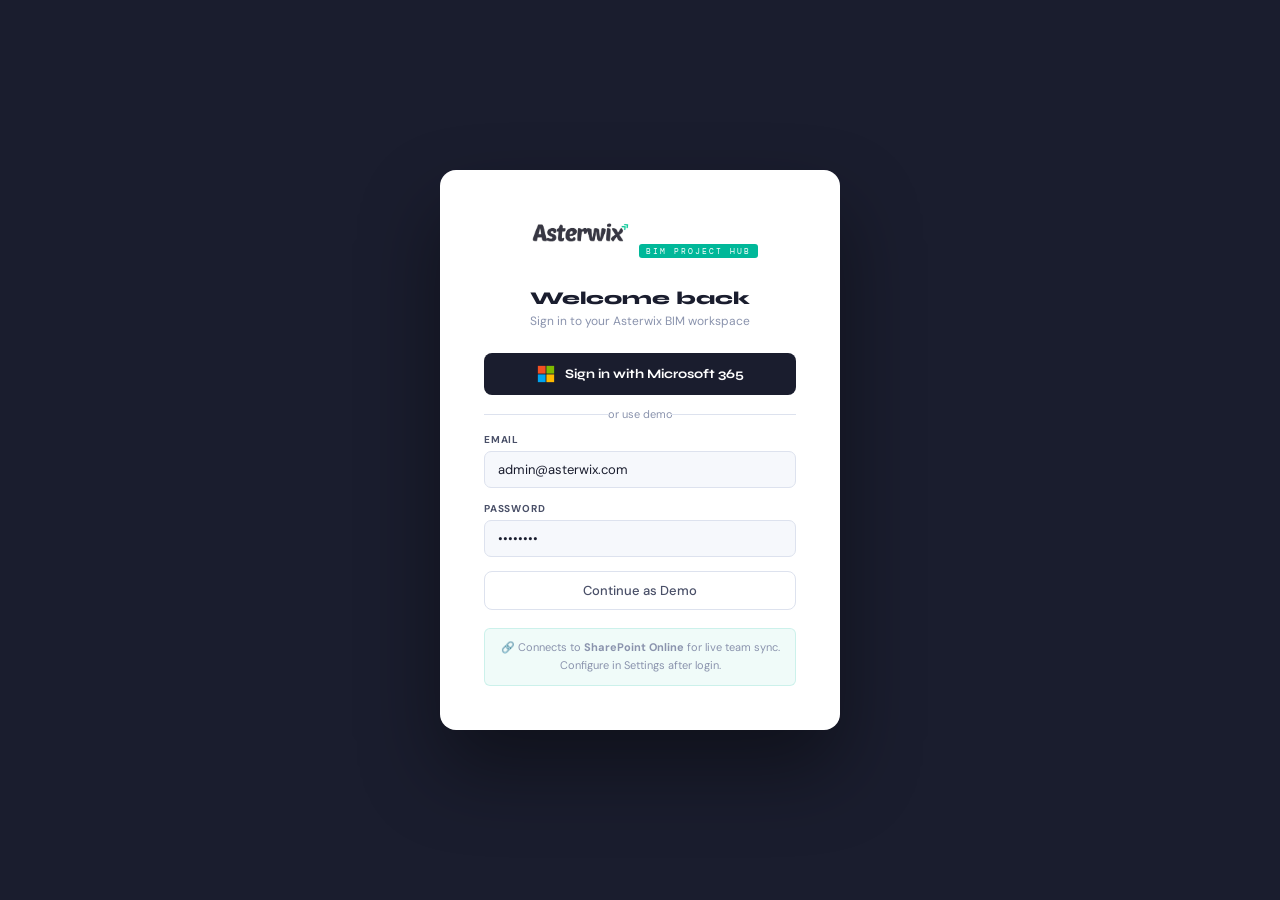
<file: index.html.html>
<!DOCTYPE html>
<html lang="en">
<head>
<meta charset="UTF-8">
<meta name="viewport" content="width=device-width, initial-scale=1.0">
<title>Asterwix BIM Hub</title>
<link href="https://fonts.googleapis.com/css2?family=Syne:wght@400;600;700;800&family=DM+Sans:wght@300;400;500;600&family=DM+Mono:wght@400;500&display=swap" rel="stylesheet">
<style>
*{margin:0;padding:0;box-sizing:border-box;}
:root{
  --bg:#eef1f7;--white:#fff;--surface:#f6f8fc;--border:#dde2ee;
  --accent:#00b899;--adk:#008f77;--a2:#ff6b35;--a3:#5a4fff;--gold:#c98b00;
  --text:#1a1d2e;--t2:#4a5068;--muted:#8a93ad;--danger:#d93a52;--ok:#00a06e;
  --sw:256px;
}
body{font-family:"DM Sans",sans-serif;background:var(--bg);color:var(--text);min-height:100vh;}

/* LOGIN */
#login{position:fixed;inset:0;background:var(--text);display:flex;align-items:center;justify-content:center;z-index:9999;}
.lbox{background:#fff;border-radius:16px;padding:44px;width:400px;max-width:95vw;box-shadow:0 40px 80px rgba(0,0,0,.4);}
.llogo{text-align:center;margin-bottom:28px;}
.llogo img{height:40px;}
.ltag{display:inline-block;margin-top:6px;font-family:"DM Mono",monospace;font-size:8px;letter-spacing:2px;background:var(--accent);color:#fff;padding:2px 7px;border-radius:3px;}
.ltitle{font-family:"Syne",sans-serif;font-size:18px;font-weight:800;text-align:center;margin-bottom:4px;}
.lsub{font-size:12px;color:var(--muted);text-align:center;margin-bottom:24px;}
.lfield{margin-bottom:14px;}
.lfield label{display:block;font-size:10px;font-weight:700;letter-spacing:.8px;text-transform:uppercase;color:var(--t2);margin-bottom:5px;}
.lfield input{width:100%;background:var(--surface);border:1.5px solid var(--border);border-radius:7px;color:var(--text);font-family:"DM Sans",sans-serif;font-size:13px;padding:9px 13px;outline:none;transition:border-color .2s;}
.lfield input:focus{border-color:var(--accent);}
.ms-btn{width:100%;padding:12px;border-radius:8px;border:none;cursor:pointer;font-family:"Syne",sans-serif;font-size:13px;font-weight:700;background:var(--text);color:#fff;display:flex;align-items:center;justify-content:center;gap:10px;transition:all .2s;margin-bottom:10px;}
.ms-btn:hover{background:#2d3150;transform:translateY(-1px);box-shadow:0 8px 24px rgba(0,0,0,.2);}
.ldiv{text-align:center;font-size:11px;color:var(--muted);margin:12px 0;position:relative;}
.ldiv::before,.ldiv::after{content:"";position:absolute;top:50%;width:40%;height:1px;background:var(--border);}
.ldiv::before{left:0;}.ldiv::after{right:0;}
.demo-btn{width:100%;padding:10px;border-radius:8px;border:1.5px solid var(--border);cursor:pointer;font-family:"DM Sans",sans-serif;font-size:13px;font-weight:500;background:#fff;color:var(--t2);transition:all .2s;}
.demo-btn:hover{border-color:var(--accent);color:var(--accent);}
.lnote{margin-top:18px;font-size:11px;color:var(--muted);text-align:center;line-height:1.6;background:rgba(0,184,153,.06);border:1px solid rgba(0,184,153,.15);border-radius:6px;padding:10px 12px;}

/* SIDEBAR */
.sidebar{position:fixed;top:0;left:0;bottom:0;width:var(--sw);background:var(--text);display:flex;flex-direction:column;z-index:200;}
.slogo{padding:18px 18px 14px;border-bottom:1px solid rgba(255,255,255,.07);}
.slogo img{height:28px;filter:brightness(0) invert(1);}
.stag{display:inline-block;margin-top:5px;font-family:"DM Mono",monospace;font-size:7px;letter-spacing:2px;background:var(--accent);color:#fff;padding:2px 6px;border-radius:2px;}
.nsec{font-family:"Syne",sans-serif;font-size:8px;font-weight:700;letter-spacing:2px;text-transform:uppercase;color:rgba(255,255,255,.22);padding:16px 18px 5px;}
.ni{display:flex;align-items:center;gap:9px;padding:8px 18px;font-size:12.5px;font-weight:500;color:rgba(255,255,255,.48);cursor:pointer;border-left:3px solid transparent;transition:all .15s;user-select:none;}
.ni:hover{background:rgba(255,255,255,.05);color:rgba(255,255,255,.88);}
.ni.active{background:rgba(0,184,153,.1);color:var(--accent);border-left-color:var(--accent);}
.ni-icon{width:15px;text-align:center;font-size:14px;}
.ni-badge{margin-left:auto;background:rgba(255,255,255,.09);font-size:10px;padding:1px 6px;border-radius:10px;font-family:"DM Mono",monospace;}
.ni.active .ni-badge{background:rgba(0,184,153,.18);color:var(--accent);}
.pni{display:flex;align-items:center;gap:8px;padding:7px 18px 7px 26px;font-size:11.5px;font-weight:500;color:rgba(255,255,255,.38);cursor:pointer;transition:all .15s;user-select:none;}
.pni:hover{color:rgba(255,255,255,.75);}
.pni.active{color:#fff;}
.pni-dot{width:7px;height:7px;border-radius:50%;flex-shrink:0;}
.sbot{margin-top:auto;padding:14px 18px;border-top:1px solid rgba(255,255,255,.07);}
.upill{display:flex;align-items:center;gap:9px;padding:9px 11px;border-radius:8px;background:rgba(255,255,255,.05);cursor:pointer;}
.uav{width:30px;height:30px;border-radius:50%;background:var(--accent);display:flex;align-items:center;justify-content:center;font-family:"Syne",sans-serif;font-size:11px;font-weight:700;color:#fff;flex-shrink:0;}
.uname{font-size:12px;font-weight:600;color:rgba(255,255,255,.82);}
.urole{font-size:10px;color:rgba(255,255,255,.3);}
.out-btn{width:100%;margin-top:9px;padding:7px;border-radius:6px;border:1px solid rgba(255,255,255,.09);background:transparent;color:rgba(255,255,255,.28);font-family:"DM Sans",sans-serif;font-size:11px;cursor:pointer;transition:all .2s;}
.out-btn:hover{border-color:var(--danger);color:var(--danger);}

/* MAIN */
.main{margin-left:var(--sw);min-height:100vh;}
.topbar{height:58px;background:#fff;border-bottom:1px solid var(--border);display:flex;align-items:center;justify-content:space-between;padding:0 26px;position:sticky;top:0;z-index:100;}
.ptitle{font-family:"Syne",sans-serif;font-size:15px;font-weight:800;}
.tright{display:flex;align-items:center;gap:9px;}
.btn{font-family:"DM Sans",sans-serif;font-size:12px;font-weight:600;padding:7px 15px;border-radius:6px;border:none;cursor:pointer;transition:all .15s;display:inline-flex;align-items:center;gap:6px;}
.btn-p{background:var(--accent);color:#fff;}
.btn-p:hover{background:var(--adk);transform:translateY(-1px);box-shadow:0 4px 12px rgba(0,184,153,.3);}
.btn-g{background:transparent;color:var(--t2);border:1.5px solid var(--border);}
.btn-g:hover{border-color:var(--accent);color:var(--accent);}
.btn-d{background:var(--danger);color:#fff;}
.btn-sm{padding:5px 11px;font-size:11px;}
.spbar{padding:6px 26px;display:flex;align-items:center;gap:8px;font-size:11px;transition:all .3s;}
.spbar.ok{background:rgba(0,184,153,.07);border-bottom:1px solid rgba(0,184,153,.18);color:var(--adk);}
.spbar.no{background:rgba(217,58,82,.05);border-bottom:1px solid rgba(217,58,82,.15);color:var(--danger);}
.spdot{width:7px;height:7px;border-radius:50%;flex-shrink:0;}
.spdot.pulse{animation:pulse 2s infinite;}
@keyframes pulse{0%,100%{opacity:1}50%{opacity:.3}}

/* PAGES */
.page{display:none;padding:22px 26px;animation:fi .18s ease;}
.page.active{display:block;}
@keyframes fi{from{opacity:0;transform:translateY(5px)}to{opacity:1;transform:translateY(0)}}

/* DASHBOARD */
.wban{background:linear-gradient(135deg,var(--text) 0%,#252847 100%);border-radius:12px;padding:22px 26px;margin-bottom:20px;display:flex;align-items:center;justify-content:space-between;position:relative;overflow:hidden;}
.wban::after{content:"BIM";position:absolute;right:16px;bottom:-8px;font-family:"Syne",sans-serif;font-size:72px;font-weight:800;color:rgba(255,255,255,.04);pointer-events:none;}
.wt{font-family:"Syne",sans-serif;font-size:19px;font-weight:800;color:#fff;}
.ws{font-size:12px;color:rgba(255,255,255,.42);margin-top:3px;}
.wstats{display:flex;gap:22px;}
.wstat .wn{font-family:"Syne",sans-serif;font-size:26px;font-weight:800;color:var(--accent);}
.wstat .wl{font-size:9px;color:rgba(255,255,255,.32);letter-spacing:1px;text-transform:uppercase;}
.kgrid{display:grid;grid-template-columns:repeat(4,1fr);gap:13px;margin-bottom:20px;}
.kc{background:#fff;border:1px solid var(--border);border-radius:9px;padding:16px;position:relative;overflow:hidden;transition:box-shadow .2s;}
.kc:hover{box-shadow:0 4px 16px rgba(0,0,0,.06);}
.kc::before{content:"";position:absolute;top:0;left:0;right:0;height:3px;}
.kc.g::before{background:var(--accent)}.kc.o::before{background:var(--a2)}.kc.p::before{background:var(--a3)}.kc.d::before{background:var(--gold)}
.kl{font-size:9px;letter-spacing:1.2px;text-transform:uppercase;color:var(--muted);font-weight:700;margin-bottom:7px;}
.kv{font-family:"Syne",sans-serif;font-size:28px;font-weight:800;line-height:1;}
.ks{font-size:11px;color:var(--muted);margin-top:4px;}
.kc.g .kv{color:var(--accent)}.kc.o .kv{color:var(--a2)}.kc.p .kv{color:var(--a3)}.kc.d .kv{color:var(--gold)}
.dgrid{display:grid;grid-template-columns:3fr 2fr;gap:14px;}
.card{background:#fff;border:1px solid var(--border);border-radius:9px;padding:20px;}
.ctitle{font-family:"Syne",sans-serif;font-size:13px;font-weight:700;margin-bottom:14px;}

/* PROJECTS */
.pgrid{display:grid;grid-template-columns:repeat(3,1fr);gap:14px;}
.pcard{background:#fff;border:1px solid var(--border);border-radius:9px;padding:20px;cursor:pointer;transition:all .2s;position:relative;overflow:hidden;}
.pcard:hover{box-shadow:0 6px 24px rgba(0,0,0,.08);border-color:var(--accent);transform:translateY(-2px);}
.pstrip{position:absolute;top:0;left:0;right:0;height:4px;}
.pcode{font-family:"DM Mono",monospace;font-size:10px;color:var(--muted);margin-bottom:7px;letter-spacing:.8px;}
.pname{font-family:"Syne",sans-serif;font-size:14px;font-weight:700;margin-bottom:5px;}
.pclient{font-size:12px;color:var(--t2);margin-bottom:12px;}
.pmeta{display:flex;gap:7px;flex-wrap:wrap;margin-bottom:12px;}
.badge{display:inline-block;font-size:9px;font-weight:600;letter-spacing:.6px;text-transform:uppercase;padding:2px 7px;border-radius:3px;}
.bg{background:rgba(0,160,110,.1);color:var(--ok);border:1px solid rgba(0,160,110,.2);}
.bo{background:rgba(255,107,53,.1);color:var(--a2);border:1px solid rgba(255,107,53,.2);}
.bp{background:rgba(90,79,255,.1);color:var(--a3);border:1px solid rgba(90,79,255,.2);}
.bd{background:rgba(201,139,0,.1);color:var(--gold);border:1px solid rgba(201,139,0,.2);}
.br{background:rgba(217,58,82,.1);color:var(--danger);border:1px solid rgba(217,58,82,.2);}
.bgy{background:rgba(138,147,173,.1);color:var(--muted);border:1px solid var(--border);}
.bt{background:rgba(0,184,153,.1);color:var(--accent);border:1px solid rgba(0,184,153,.2);}
.pbar{margin-top:3px;}
.plbar-l{display:flex;justify-content:space-between;font-size:10px;color:var(--muted);margin-bottom:3px;}
.ptrack{background:var(--border);border-radius:99px;height:5px;}
.pfill{height:100%;border-radius:99px;transition:width .4s;}
.pfoot{display:flex;align-items:center;justify-content:space-between;margin-top:12px;padding-top:12px;border-top:1px solid var(--border);}
.pteam{display:flex;}
.tav{width:24px;height:24px;border-radius:50%;display:flex;align-items:center;justify-content:center;font-size:8px;font-weight:700;color:#fff;border:2px solid #fff;margin-left:-5px;font-family:"Syne",sans-serif;}
.tav:first-child{margin-left:0;}
.pdate{font-size:11px;color:var(--muted);}
.padd{background:#fff;border:2px dashed var(--border);border-radius:9px;padding:20px;cursor:pointer;transition:all .2s;display:flex;flex-direction:column;align-items:center;justify-content:center;min-height:190px;color:var(--muted);text-align:center;}
.padd:hover{border-color:var(--accent);color:var(--accent);}

/* PROJECT DETAIL */
.back{display:inline-flex;align-items:center;gap:5px;font-size:12px;color:var(--muted);cursor:pointer;margin-bottom:14px;transition:color .15s;}
.back:hover{color:var(--accent);}
.phdr{background:#fff;border:1px solid var(--border);border-radius:9px;padding:22px;margin-bottom:14px;}
.phdr-top{display:flex;align-items:flex-start;justify-content:space-between;margin-bottom:14px;}
.phdr-title{font-family:"Syne",sans-serif;font-size:18px;font-weight:800;}
.phdr-meta{display:flex;gap:7px;margin-top:5px;flex-wrap:wrap;}
.phdr-stats{display:grid;grid-template-columns:repeat(4,1fr);gap:12px;padding-top:14px;border-top:1px solid var(--border);}
.si{text-align:center;}
.sv{font-family:"Syne",sans-serif;font-size:18px;font-weight:800;color:var(--accent);}
.sl{font-size:9px;color:var(--muted);margin-top:2px;text-transform:uppercase;letter-spacing:.8px;}
.ptabs{display:flex;border-bottom:1px solid var(--border);background:#fff;border-radius:9px 9px 0 0;}
.ptab{font-family:"Syne",sans-serif;font-size:11px;font-weight:700;letter-spacing:.8px;text-transform:uppercase;padding:12px 18px;cursor:pointer;color:var(--muted);border-bottom:2px solid transparent;transition:all .15s;}
.ptab:hover{color:var(--text);}
.ptab.active{color:var(--accent);border-bottom-color:var(--accent);}
.ptab-c{display:none;background:#fff;border:1px solid var(--border);border-top:none;border-radius:0 0 9px 9px;padding:20px;}
.ptab-c.active{display:block;}

/* TABLE */
table{width:100%;border-collapse:collapse;}
thead th{font-family:"Syne",sans-serif;font-size:9px;font-weight:700;letter-spacing:1.2px;text-transform:uppercase;color:var(--muted);padding:10px 12px;text-align:left;background:var(--surface);border-bottom:1px solid var(--border);}
tbody tr{border-bottom:1px solid var(--border);transition:background .12s;}
tbody tr:last-child{border-bottom:none;}
tbody tr:hover{background:rgba(0,184,153,.02);}
tbody td{padding:10px 12px;font-size:12px;vertical-align:middle;}
.phrow td{background:var(--surface);padding:6px 12px;font-family:"Syne",sans-serif;font-size:8px;font-weight:700;letter-spacing:1.5px;text-transform:uppercase;color:var(--muted);}
.pmini{display:flex;align-items:center;gap:7px;}
.pmt{background:var(--border);border-radius:99px;height:4px;width:75px;}
.pmf{height:100%;border-radius:99px;}

/* TEAM */
.tgrid{display:grid;grid-template-columns:repeat(4,1fr);gap:13px;}
.tcard{background:#fff;border:1px solid var(--border);border-radius:9px;padding:18px;text-align:center;transition:all .2s;}
.tcard:hover{box-shadow:0 4px 16px rgba(0,0,0,.06);border-color:var(--accent);}
.tavlg{width:52px;height:52px;border-radius:50%;margin:0 auto 10px;display:flex;align-items:center;justify-content:center;font-family:"Syne",sans-serif;font-size:18px;font-weight:800;color:#fff;}
.tcname{font-family:"Syne",sans-serif;font-size:13px;font-weight:700;margin-bottom:3px;}
.tcrole{font-size:11px;color:var(--muted);margin-bottom:8px;}
.tcstats{display:flex;gap:10px;justify-content:center;}
.tcs{text-align:center;}
.tcsv{font-family:"Syne",sans-serif;font-size:14px;font-weight:700;}
.tcsl{font-size:9px;color:var(--muted);text-transform:uppercase;letter-spacing:.5px;}

/* GANTT */
.gwrap{overflow-x:auto;background:#fff;border:1px solid var(--border);border-radius:9px;}
.ghdr{display:flex;padding:11px 14px;background:var(--surface);border-bottom:1px solid var(--border);}
.glc{width:190px;flex-shrink:0;font-family:"Syne",sans-serif;font-size:9px;font-weight:700;letter-spacing:1px;color:var(--muted);text-transform:uppercase;}
.gmonths{display:flex;flex:1;}
.gm{flex:1;min-width:65px;text-align:center;font-family:"Syne",sans-serif;font-size:8px;font-weight:700;color:var(--muted);text-transform:uppercase;letter-spacing:.8px;}
.grow{display:flex;align-items:center;padding:9px 14px;border-bottom:1px solid var(--border);}
.grow:last-child{border-bottom:none;}
.grow:hover{background:rgba(0,184,153,.02);}
.gname{width:190px;flex-shrink:0;font-size:12px;}
.gbars{flex:1;position:relative;height:26px;display:flex;align-items:center;}
.gbar{position:absolute;height:17px;border-radius:4px;display:flex;align-items:center;padding:0 7px;font-size:8px;font-weight:600;white-space:nowrap;overflow:hidden;cursor:pointer;transition:filter .15s,transform .15s;}
.gbar:hover{filter:brightness(1.1);transform:scaleY(1.08);}
.tline{position:absolute;top:0;bottom:0;width:2px;background:var(--a2);z-index:5;}
.tline::before{content:"TODAY";position:absolute;top:-15px;left:50%;transform:translateX(-50%);font-size:7px;color:var(--a2);letter-spacing:1px;white-space:nowrap;font-weight:700;}

/* SETTINGS */
.spcfg{background:#fff;border:1px solid var(--border);border-radius:9px;padding:22px;margin-bottom:18px;}
.spct{font-family:"Syne",sans-serif;font-size:13px;font-weight:700;margin-bottom:14px;display:flex;align-items:center;gap:7px;}
.sgrid{display:grid;grid-template-columns:1fr 1fr;gap:13px;margin-bottom:13px;}
.sstep{display:flex;gap:11px;padding:11px 0;border-bottom:1px solid var(--border);}
.sstep:last-child{border-bottom:none;}
.ssn{width:22px;height:22px;border-radius:50%;background:var(--accent);color:#fff;font-size:10px;font-weight:700;display:flex;align-items:center;justify-content:center;flex-shrink:0;font-family:"Syne",sans-serif;}
.ssb{font-size:12px;color:var(--t2);line-height:1.6;}
.ssb strong{color:var(--text);display:block;font-size:12.5px;margin-bottom:2px;}
code{background:rgba(0,184,153,.08);border:1px solid rgba(0,184,153,.18);border-radius:3px;padding:1px 5px;font-family:"DM Mono",monospace;font-size:10.5px;color:var(--adk);}
.sstat{display:flex;align-items:center;gap:9px;padding:9px 12px;background:var(--surface);border-radius:6px;font-size:12px;}

/* MODAL */
.mover{display:none;position:fixed;inset:0;background:rgba(0,0,0,.4);z-index:500;align-items:center;justify-content:center;backdrop-filter:blur(3px);}
.mover.open{display:flex;}
.modal{background:#fff;border:1px solid var(--border);border-radius:12px;width:540px;max-width:95vw;padding:26px;animation:fi .18s ease;max-height:90vh;overflow-y:auto;}
.mt{font-family:"Syne",sans-serif;font-size:16px;font-weight:800;margin-bottom:20px;color:var(--accent);}
.fg2{display:grid;grid-template-columns:1fr 1fr;gap:12px;margin-bottom:12px;}
.fg3{display:grid;grid-template-columns:1fr 1fr 1fr;gap:12px;margin-bottom:12px;}
.ff{margin-bottom:12px;}
.mf{display:flex;justify-content:flex-end;gap:9px;margin-top:18px;padding-top:14px;border-top:1px solid var(--border);}
.field label{display:block;font-size:9px;font-weight:700;letter-spacing:.8px;text-transform:uppercase;color:var(--t2);margin-bottom:5px;}
.field input,.field select{width:100%;background:var(--surface);border:1.5px solid var(--border);border-radius:6px;color:var(--text);font-family:"DM Sans",sans-serif;font-size:12px;padding:8px 12px;outline:none;transition:border-color .2s;}
.field input:focus,.field select:focus{border-color:var(--accent);}
input[type=range]{width:100%;accent-color:var(--accent);}

/* ACTIVITY */
.ai{display:flex;gap:10px;padding:9px 0;border-bottom:1px solid var(--border);}
.ai:last-child{border-bottom:none;}
.adot{width:7px;height:7px;border-radius:50%;margin-top:5px;flex-shrink:0;}
.ab{font-size:12px;line-height:1.5;}
.at{font-size:10px;color:var(--muted);margin-top:2px;}

/* TOAST */
#toast{position:fixed;bottom:22px;right:22px;background:var(--text);color:#fff;padding:9px 16px;border-radius:8px;font-size:12px;font-weight:500;z-index:9000;opacity:0;transition:opacity .3s;pointer-events:none;}
</style>
</head>
<body>

<!-- LOGIN -->
<div id="login">
  <div class="lbox">
    <div class="llogo">
      <img id="limg" alt="Asterwix">
      <div class="ltag">BIM PROJECT HUB</div>
    </div>
    <div class="ltitle">Welcome back</div>
    <div class="lsub">Sign in to your Asterwix BIM workspace</div>
    <button class="ms-btn" onclick="loginMS()">
      <svg width="18" height="18" viewBox="0 0 21 21" fill="none">
        <rect x="1" y="1" width="9" height="9" fill="#F25022"/>
        <rect x="11" y="1" width="9" height="9" fill="#7FBA00"/>
        <rect x="1" y="11" width="9" height="9" fill="#00A4EF"/>
        <rect x="11" y="11" width="9" height="9" fill="#FFB900"/>
      </svg>
      Sign in with Microsoft 365
    </button>
    <div class="ldiv">or use demo</div>
    <div class="lfield"><label>Email</label><input id="demail" type="email" value="admin@asterwix.com"></div>
    <div class="lfield"><label>Password</label><input id="dpass" type="password" value="demo1234"></div>
    <button class="demo-btn" onclick="loginDemo()">Continue as Demo</button>
    <div class="lnote">🔗 Connects to <strong>SharePoint Online</strong> for live team sync. Configure in Settings after login.</div>
  </div>
</div>
<div id="toast"></div>

<!-- APP -->
<div id="app" style="display:none">

<!-- SIDEBAR -->
<div class="sidebar">
  <div class="slogo">
    <img id="simg" alt="Asterwix">
    <div class="stag">BIM HUB</div>
  </div>
  <div class="nsec">Main</div>
  <div class="ni active" onclick="pg('dash',this)"><span class="ni-icon">⊞</span>Dashboard</div>
  <div class="ni" onclick="pg('projects',this)"><span class="ni-icon">◈</span>All Projects<span class="ni-badge" id="pnav">0</span></div>
  <div class="ni" onclick="pg('team',this)"><span class="ni-icon">◎</span>Team<span class="ni-badge" id="tnav">0</span></div>
  <div class="ni" onclick="pg('timeline',this)"><span class="ni-icon">▤</span>Master Timeline</div>
  <div class="nsec">Projects</div>
  <div id="sproj"></div>
  <div class="nsec">System</div>
  <div class="ni" onclick="pg('settings',this)"><span class="ni-icon">⚙</span>SharePoint Config</div>
  <div class="sbot">
    <div class="upill">
      <div class="uav" id="uav">A</div>
      <div><div class="uname" id="uname">Admin</div><div class="urole" id="urole">BIM Manager</div></div>
    </div>
    <button class="out-btn" onclick="logout()">↩ Sign Out</button>
  </div>
</div>

<!-- MAIN -->
<div class="main">
  <div class="topbar">
    <div class="ptitle" id="tptitle">Dashboard</div>
    <div class="tright">
      <div style="display:flex;align-items:center;gap:6px;font-size:11px;color:var(--muted);">
        <div id="spdot2" style="width:7px;height:7px;border-radius:50%;background:var(--ok);"></div>
        <span id="sptext2">Demo Mode</span>
      </div>
      <button class="btn btn-g btn-sm" onclick="doSync()">↺ Sync</button>
      <button class="btn btn-p btn-sm" onclick="openProjModal()">+ New Project</button>
    </div>
  </div>
  <div class="spbar no" id="spbar">
    <div class="spdot" style="background:var(--danger)"></div>
    <span id="spbar-txt">Demo Mode — Configure SharePoint in Settings for live team sync</span>
    <span style="margin-left:auto;cursor:pointer;text-decoration:underline;font-size:11px;" onclick="pg('settings',null)">Configure →</span>
  </div>

  <!-- DASHBOARD -->
  <div class="page active" id="page-dash">
    <div class="wban">
      <div><div class="wt" id="wgreeting">Good morning 👋</div><div class="ws" id="wdate"></div></div>
      <div class="wstats">
        <div class="wstat"><div class="wn" id="wpr">0</div><div class="wl">Projects</div></div>
        <div class="wstat"><div class="wn" id="wtk">0</div><div class="wl">Tasks</div></div>
        <div class="wstat"><div class="wn" id="wmb">0</div><div class="wl">Members</div></div>
      </div>
    </div>
    <div class="kgrid" id="dkpi"></div>
    <div class="dgrid">
      <div class="card"><div class="ctitle">Active Projects</div><div id="dprojs"></div></div>
      <div class="card"><div class="ctitle">Recent Activity</div><div id="dact"></div></div>
    </div>
  </div>

  <!-- PROJECTS LIST -->
  <div class="page" id="page-projects">
    <div style="display:flex;align-items:center;justify-content:space-between;margin-bottom:18px;">
      <div><div style="font-family:Syne,sans-serif;font-size:17px;font-weight:800;">All Projects</div><div style="font-size:12px;color:var(--muted);margin-top:2px;" id="psub"></div></div>
      <div style="display:flex;gap:9px;">
        <input id="psrch" placeholder="Search…" oninput="renderProjects()" style="background:#fff;border:1.5px solid var(--border);border-radius:6px;color:var(--text);font-family:DM Sans,sans-serif;font-size:12px;padding:7px 12px;outline:none;width:160px;">
        <select id="pflt" onchange="renderProjects()" style="background:#fff;border:1.5px solid var(--border);border-radius:6px;color:var(--t2);font-family:DM Sans,sans-serif;font-size:12px;padding:7px 10px;outline:none;">
          <option value="">All Status</option><option>Active</option><option>On Hold</option><option>Completed</option><option>Planning</option>
        </select>
        <button class="btn btn-p" onclick="openProjModal()">+ New Project</button>
      </div>
    </div>
    <div class="pgrid" id="pgrid"></div>
  </div>

  <!-- PROJECT DETAIL -->
  <div class="page" id="page-detail">
    <div class="back" onclick="pg('projects',null);document.querySelectorAll('.ni')[1].classList.add('active')">← Back to Projects</div>
    <div class="phdr" id="phdr"></div>
    <div style="margin-top:14px;">
      <div class="ptabs" id="dtabs">
        <div class="ptab active" onclick="dTab('tasks',this)">Tasks</div>
        <div class="ptab" onclick="dTab('timeline',this)">Timeline</div>
        <div class="ptab" onclick="dTab('team',this)">Team</div>
        <div class="ptab" onclick="dTab('files',this)">Files</div>
      </div>
      <div class="ptab-c active" id="dtab-tasks">
        <div style="display:flex;justify-content:space-between;align-items:center;margin-bottom:12px;">
          <div style="display:flex;gap:9px;">
            <input id="tsrch" placeholder="Search tasks…" oninput="renderTasks()" style="background:var(--surface);border:1.5px solid var(--border);border-radius:6px;color:var(--text);font-family:DM Sans,sans-serif;font-size:12px;padding:6px 11px;outline:none;width:150px;">
            <select id="tflt" onchange="renderTasks()" style="background:var(--surface);border:1.5px solid var(--border);border-radius:6px;color:var(--t2);font-family:DM Sans,sans-serif;font-size:11px;padding:6px 9px;outline:none;">
              <option value="">All</option><option>Not Started</option><option>In Progress</option><option>On Hold</option><option>Completed</option><option>Delayed</option>
            </select>
          </div>
          <button class="btn btn-p btn-sm" onclick="openTaskModal()">+ Add Task</button>
        </div>
        <div style="border:1px solid var(--border);border-radius:8px;overflow:hidden;">
          <table><thead><tr><th>#</th><th>Task</th><th>Phase</th><th>Assignee</th><th>Dates</th><th>Priority</th><th>Status</th><th>Progress</th><th></th></tr></thead>
          <tbody id="ttbody"></tbody></table>
          <div id="tempty" style="display:none;text-align:center;padding:36px;color:var(--muted);font-size:13px;">No tasks yet.</div>
        </div>
      </div>
      <div class="ptab-c" id="dtab-timeline"><div class="gwrap" id="dtimeline"></div></div>
      <div class="ptab-c" id="dtab-team"><div class="tgrid" id="dteam" style="margin-top:6px;"></div></div>
      <div class="ptab-c" id="dtab-files"><div id="dfiles"></div></div>
    </div>
  </div>

  <!-- TEAM -->
  <div class="page" id="page-team">
    <div style="display:flex;align-items:center;justify-content:space-between;margin-bottom:18px;">
      <div><div style="font-family:Syne,sans-serif;font-size:17px;font-weight:800;">Team Members</div><div style="font-size:12px;color:var(--muted);margin-top:2px;" id="tmsub"></div></div>
      <button class="btn btn-p" onclick="openMemModal()">+ Add Member</button>
    </div>
    <div class="tgrid" id="tgrid"></div>
  </div>

  <!-- TIMELINE -->
  <div class="page" id="page-timeline">
    <div style="display:flex;align-items:center;justify-content:space-between;margin-bottom:18px;">
      <div style="font-family:Syne,sans-serif;font-size:17px;font-weight:800;">Master Timeline — All Projects</div>
      <select id="tlyear" onchange="renderMasterTimeline()" style="background:#fff;border:1.5px solid var(--border);border-radius:6px;color:var(--text);font-family:DM Mono,monospace;font-size:12px;padding:7px 11px;outline:none;">
        <option>2024</option><option selected>2025</option><option>2026</option>
      </select>
    </div>
    <div class="gwrap" id="mgtt"></div>
  </div>

  <!-- SETTINGS -->
  <div class="page" id="page-settings">
    <div style="font-family:Syne,sans-serif;font-size:17px;font-weight:800;margin-bottom:18px;">SharePoint Configuration</div>
    <div class="spcfg">
      <div class="spct"><span>🔗</span>SharePoint Connection</div>
      <div class="sgrid">
        <div class="field"><label>Site URL</label><input id="spurl" placeholder="https://tenant.sharepoint.com/sites/bim"></div>
        <div class="field"><label>Tenant ID</label><input id="sptid" placeholder="xxxxxxxx-xxxx-xxxx-xxxx-xxxxxxxxxxxx"></div>
        <div class="field"><label>Client ID</label><input id="spcid" placeholder="xxxxxxxx-xxxx-xxxx-xxxx-xxxxxxxxxxxx"></div>
        <div class="field"><label>Projects List Name</label><input id="sppl" value="BIMProjects" placeholder="BIMProjects"></div>
      </div>
      <div class="field ff"><label>Tasks List Name</label><input id="sptl" value="BIMTasks" placeholder="BIMTasks" style="max-width:280px;"></div>
      <div style="display:flex;gap:9px;margin-bottom:14px;">
        <button class="btn btn-p" onclick="testSP()">Test Connection</button>
        <button class="btn btn-g" onclick="saveSP()">Save Config</button>
      </div>
      <div class="sstat" id="spres" style="display:none;"></div>
    </div>
    <div class="spcfg">
      <div class="spct"><span>📋</span>Setup Guide</div>
      <p style="font-size:12px;color:var(--t2);margin-bottom:14px;line-height:1.6;">One-time setup by your IT admin. Once done, all 30+ team members can log in with their Microsoft 365 accounts.</p>
      <div class="sstep"><div class="ssn">1</div><div class="ssb"><strong>Create SharePoint Lists</strong>Go to your SharePoint site → Site Contents → New → List. Create <code>BIMProjects</code> and <code>BIMTasks</code>.</div></div>
      <div class="sstep"><div class="ssn">2</div><div class="ssb"><strong>BIMProjects columns</strong>Add: <code>ProjectCode</code>, <code>Client</code>, <code>Status</code>, <code>Phase</code>, <code>StartDate</code>, <code>EndDate</code>, <code>Progress</code>, <code>Color</code>, <code>TeamMembers</code> (person, multiple)</div></div>
      <div class="sstep"><div class="ssn">3</div><div class="ssb"><strong>BIMTasks columns</strong>Add: <code>ProjectID</code>, <code>Phase</code>, <code>Discipline</code>, <code>Assignee</code> (person), <code>StartDate</code>, <code>EndDate</code>, <code>Priority</code>, <code>Status</code>, <code>Progress</code>, <code>Notes</code></div></div>
      <div class="sstep"><div class="ssn">4</div><div class="ssb"><strong>Register Azure App</strong>Go to <code>portal.azure.com</code> → Azure AD → App Registrations → New. Grant <code>Sites.ReadWrite.All</code>. Copy Tenant ID and Client ID above.</div></div>
      <div class="sstep"><div class="ssn">5</div><div class="ssb"><strong>Deploy for your team</strong>Upload this file to your SharePoint Document Library or company intranet. Everyone with a Microsoft 365 account can access it — no additional software needed.</div></div>
    </div>
    <div class="spcfg">
      <div class="spct"><span>👥</span>Role Permissions</div>
      <table style="width:100%;font-size:12px;">
        <thead><tr>
          <th style="text-align:left;padding:8px 11px;background:var(--surface);font-family:Syne,sans-serif;font-size:8px;letter-spacing:1px;text-transform:uppercase;color:var(--muted);">Role</th>
          <th style="text-align:left;padding:8px 11px;background:var(--surface);font-family:Syne,sans-serif;font-size:8px;letter-spacing:1px;text-transform:uppercase;color:var(--muted);">Can Do</th>
          <th style="text-align:left;padding:8px 11px;background:var(--surface);font-family:Syne,sans-serif;font-size:8px;letter-spacing:1px;text-transform:uppercase;color:var(--muted);">Restricted</th>
        </tr></thead>
        <tbody>
          <tr style="border-bottom:1px solid var(--border);"><td style="padding:9px 11px;"><span class="badge bt">BIM Manager</span></td><td style="padding:9px 11px;color:var(--t2);">Full access — create, edit, delete all</td><td style="padding:9px 11px;color:var(--muted);">—</td></tr>
          <tr style="border-bottom:1px solid var(--border);"><td style="padding:9px 11px;"><span class="badge bp">Team Lead</span></td><td style="padding:9px 11px;color:var(--t2);">Edit tasks in their projects, update progress</td><td style="padding:9px 11px;color:var(--muted);">Delete projects, manage team</td></tr>
          <tr><td style="padding:9px 11px;"><span class="badge bgy">Member</span></td><td style="padding:9px 11px;color:var(--t2);">View all, update own task progress</td><td style="padding:9px 11px;color:var(--muted);">Create/delete projects</td></tr>
        </tbody>
      </table>
    </div>
  </div>

</div></div><!-- /main /app -->

<!-- PROJECT MODAL -->
<div class="mover" id="pm">
  <div class="modal">
    <div class="mt" id="pmtitle">New BIM Project</div>
    <div class="fg2">
      <div class="field"><label>Project Name *</label><input id="pm-name" placeholder="e.g. Al Barsha Tower"></div>
      <div class="field"><label>Project Code *</label><input id="pm-code" placeholder="ASW-2025-001"></div>
    </div>
    <div class="fg2">
      <div class="field"><label>Client</label><input id="pm-cli" placeholder="Client name"></div>
      <div class="field"><label>Location</label><input id="pm-loc" placeholder="e.g. Dubai, UAE"></div>
    </div>
    <div class="fg3">
      <div class="field"><label>Start</label><input id="pm-st" type="date"></div>
      <div class="field"><label>End</label><input id="pm-en" type="date"></div>
      <div class="field"><label>Status</label><select id="pm-sta"><option>Planning</option><option>Active</option><option>On Hold</option><option>Completed</option></select></div>
    </div>
    <div class="fg2">
      <div class="field"><label>BIM Phase</label><select id="pm-ph"><option>LOD 100</option><option>LOD 200</option><option>LOD 300</option><option>LOD 350</option><option>LOD 400</option><option>LOD 500</option></select></div>
      <div class="field"><label>Color</label><select id="pm-col"><option value="#00b899">Teal</option><option value="#5a4fff">Purple</option><option value="#ff6b35">Orange</option><option value="#c98b00">Gold</option><option value="#d93a52">Red</option><option value="#4cc9f0">Blue</option></select></div>
    </div>
    <div class="ff"><div class="field"><label>Description</label><input id="pm-desc" placeholder="Short description"></div></div>
    <div class="ff"><div class="field"><label>OneDrive / SharePoint Link</label><input id="pm-lnk" placeholder="https://… paste your OneDrive folder link"></div></div>
    <div class="mf">
      <button class="btn btn-g btn-sm" onclick="closeM('pm')">Cancel</button>
      <button class="btn btn-d btn-sm" id="pmdel" style="display:none" onclick="delProject()">Delete</button>
      <button class="btn btn-p" onclick="savePrj()">Save Project</button>
    </div>
  </div>
</div>

<!-- TASK MODAL -->
<div class="mover" id="tm">
  <div class="modal">
    <div class="mt" id="tmtitle">New Task</div>
    <div class="ff"><div class="field"><label>Task Name *</label><input id="tm-name" placeholder="e.g. Clash Detection — MEP vs Structure"></div></div>
    <div class="fg2">
      <div class="field"><label>Phase</label><select id="tm-ph"><option>LOD 100 — Concept</option><option>LOD 200 — Schematic</option><option>LOD 300 — Design Dev</option><option>LOD 350 — Construction Doc</option><option>LOD 400 — Fabrication</option><option>LOD 500 — As-Built</option><option>Coordination</option><option>QA/QC</option><option>Client Deliverable</option></select></div>
      <div class="field"><label>Discipline</label><select id="tm-dis"><option>Architecture</option><option>Structure</option><option>MEP</option><option>Civil</option><option>Coordination</option><option>Survey</option></select></div>
    </div>
    <div class="fg2">
      <div class="field"><label>Assignee</label><select id="tm-ass"></select></div>
      <div class="field"><label>Priority</label><select id="tm-pri"><option>High</option><option>Medium</option><option>Low</option></select></div>
    </div>
    <div class="fg3">
      <div class="field"><label>Start</label><input id="tm-st" type="date"></div>
      <div class="field"><label>End</label><input id="tm-en" type="date"></div>
      <div class="field"><label>Status</label><select id="tm-sta"><option>Not Started</option><option>In Progress</option><option>On Hold</option><option>Completed</option><option>Delayed</option></select></div>
    </div>
    <div class="ff"><div class="field"><label>Progress — <span id="tplab">0</span>%</label><input type="range" id="tm-prog" min="0" max="100" value="0" oninput="document.getElementById('tplab').textContent=this.value"></div></div>
    <div class="ff"><div class="field"><label>Notes</label><input id="tm-notes" placeholder="Dependencies, remarks…"></div></div>
    <div class="mf">
      <button class="btn btn-g btn-sm" onclick="closeM('tm')">Cancel</button>
      <button class="btn btn-d btn-sm" id="tmdel" style="display:none" onclick="delTask()">Delete</button>
      <button class="btn btn-p" onclick="saveTask()">Save Task</button>
    </div>
  </div>
</div>

<!-- MEMBER MODAL -->
<div class="mover" id="mm">
  <div class="modal">
    <div class="mt">Add Team Member</div>
    <div class="fg2">
      <div class="field"><label>Full Name *</label><input id="mm-name" placeholder="e.g. Ahmed Al-Rashid"></div>
      <div class="field"><label>Initials</label><input id="mm-ini" placeholder="AA" maxlength="2"></div>
    </div>
    <div class="fg2">
      <div class="field"><label>Email</label><input id="mm-em" type="email" placeholder="ahmed@asterwix.com"></div>
      <div class="field"><label>Role</label><select id="mm-role"><option>BIM Manager</option><option>BIM Coordinator</option><option>BIM Modeller</option><option>Architect</option><option>Structural Engineer</option><option>MEP Engineer</option><option>Civil Engineer</option><option>Surveyor</option><option>QA/QC</option></select></div>
    </div>
    <div class="fg2">
      <div class="field"><label>Department</label><select id="mm-dept"><option>Architecture</option><option>Structure</option><option>MEP</option><option>Civil</option><option>BIM Management</option><option>Survey</option></select></div>
      <div class="field"><label>Permission</label><select id="mm-perm"><option>BIM Manager</option><option>Team Lead</option><option>Member</option></select></div>
    </div>
    <div class="ff"><div class="field"><label>Color</label><select id="mm-col"><option value="#00b899">Teal</option><option value="#5a4fff">Purple</option><option value="#ff6b35">Orange</option><option value="#c98b00">Gold</option><option value="#d93a52">Red</option><option value="#1a1d2e">Dark</option></select></div></div>
    <div class="mf">
      <button class="btn btn-g btn-sm" onclick="closeM('mm')">Cancel</button>
      <button class="btn btn-p" onclick="saveMem()">Add Member</button>
    </div>
  </div>
</div>

<script>
const LOGO="[data-uri]";
document.getElementById("limg").src=LOGO;
document.getElementById("simg").src=LOGO;

// STATE
let CU=null,CPJ=null,EPJ=null,ETK=null,NPI=10,NTI=200;
let projects=[
  {id:1,name:"Al Barsha Mixed-Use Tower",code:"ASW-2025-001",client:"Al Barsha Development LLC",loc:"Dubai, UAE",start:"2025-01-10",end:"2025-12-31",status:"Active",phase:"LOD 300",prog:68,color:"#00b899",desc:"40-floor mixed-use tower with retail podium.",link:"",tids:[1,2,3,4]},
  {id:2,name:"Abu Dhabi Cultural Centre",code:"ASW-2025-002",client:"Abu Dhabi Culture Authority",loc:"Abu Dhabi, UAE",start:"2025-03-01",end:"2026-06-30",status:"Active",phase:"LOD 200",prog:32,color:"#5a4fff",desc:"Large cultural complex with museum and theatre.",link:"",tids:[1,3,5]},
  {id:3,name:"Riyadh Metro Station L4",code:"ASW-2024-015",client:"Saudi Transport Authority",loc:"Riyadh, KSA",start:"2024-06-01",end:"2025-08-31",status:"On Hold",phase:"LOD 350",prog:55,color:"#ff6b35",desc:"Underground metro station with retail.",link:"",tids:[2,4,6]},
  {id:4,name:"Doha Port Expansion",code:"ASW-2025-003",client:"Qatar Port Authority",loc:"Doha, Qatar",start:"2025-04-01",end:"2026-03-31",status:"Planning",phase:"LOD 100",prog:8,color:"#c98b00",desc:"Port expansion with new berths and logistics hub.",link:"",tids:[1,5,6]},
  {id:5,name:"Dubai Hills Villa Complex",code:"ASW-2024-020",client:"Emaar Properties",loc:"Dubai Hills, UAE",start:"2024-09-01",end:"2025-06-30",status:"Completed",phase:"LOD 500",prog:100,color:"#00a06e",desc:"36-unit luxury villa complex.",link:"",tids:[3,4]},
];
let tasks={
  1:[
    {id:1,pid:1,name:"Site Survey & Point Cloud",ph:"LOD 100 — Concept",dis:"Survey",aid:4,start:"2025-01-10",end:"2025-01-25",pri:"High",sta:"Completed",prog:100,notes:"Laser scan registered."},
    {id:2,pid:1,name:"Conceptual Massing",ph:"LOD 100 — Concept",dis:"Architecture",aid:2,start:"2025-01-20",end:"2025-02-15",pri:"High",sta:"Completed",prog:100,notes:""},
    {id:3,pid:1,name:"Structural Grid & Foundation",ph:"LOD 200 — Schematic",dis:"Structure",aid:3,start:"2025-02-10",end:"2025-03-20",pri:"High",sta:"Completed",prog:100,notes:"Mat foundation confirmed."},
    {id:4,pid:1,name:"MEP Schematic Layout",ph:"LOD 200 — Schematic",dis:"MEP",aid:5,start:"2025-03-01",end:"2025-04-20",pri:"Medium",sta:"Completed",prog:100,notes:""},
    {id:5,pid:1,name:"Clash Detection — Round 1",ph:"Coordination",dis:"Coordination",aid:1,start:"2025-04-15",end:"2025-05-05",pri:"High",sta:"Completed",prog:100,notes:"178 clashes resolved."},
    {id:6,pid:1,name:"LOD 300 Arch Detailing",ph:"LOD 300 — Design Dev",dis:"Architecture",aid:2,start:"2025-05-01",end:"2025-07-15",pri:"High",sta:"In Progress",prog:85,notes:"Facade panels pending."},
    {id:7,pid:1,name:"LOD 300 Structural Members",ph:"LOD 300 — Design Dev",dis:"Structure",aid:3,start:"2025-05-10",end:"2025-07-30",pri:"High",sta:"In Progress",prog:72,notes:"Transfer slab details outstanding."},
    {id:8,pid:1,name:"MEP Full HVAC Routing",ph:"LOD 300 — Design Dev",dis:"MEP",aid:5,start:"2025-05-20",end:"2025-08-10",pri:"High",sta:"In Progress",prog:60,notes:"Zone B3 outstanding."},
    {id:9,pid:1,name:"Clash Detection — Round 2",ph:"Coordination",dis:"Coordination",aid:1,start:"2025-08-01",end:"2025-08-25",pri:"High",sta:"Not Started",prog:0,notes:"Awaiting MEP completion."},
    {id:10,pid:1,name:"Construction Docs — Arch",ph:"LOD 350 — Construction Doc",dis:"Architecture",aid:2,start:"2025-09-01",end:"2025-10-30",pri:"High",sta:"Not Started",prog:0,notes:""},
  ],
  2:[
    {id:20,pid:2,name:"Concept Masterplan",ph:"LOD 100 — Concept",dis:"Architecture",aid:2,start:"2025-03-01",end:"2025-04-15",pri:"High",sta:"Completed",prog:100,notes:""},
    {id:21,pid:2,name:"Structural Concept",ph:"LOD 200 — Schematic",dis:"Structure",aid:3,start:"2025-04-10",end:"2025-06-01",pri:"High",sta:"In Progress",prog:55,notes:"Long-span roof review needed."},
    {id:22,pid:2,name:"MEP Concept",ph:"LOD 200 — Schematic",dis:"MEP",aid:5,start:"2025-05-01",end:"2025-07-01",pri:"Medium",sta:"Not Started",prog:0,notes:""},
  ],
  3:[
    {id:30,pid:3,name:"Underground Structure Model",ph:"LOD 350 — Construction Doc",dis:"Structure",aid:3,start:"2024-06-01",end:"2024-10-01",pri:"High",sta:"On Hold",prog:55,notes:"Client review pending."},
    {id:31,pid:3,name:"MEP Tunnel Services",ph:"LOD 350 — Construction Doc",dis:"MEP",aid:6,start:"2024-07-01",end:"2025-01-01",pri:"High",sta:"On Hold",prog:40,notes:""},
  ],
  4:[],
  5:[
    {id:50,pid:5,name:"As-Built Survey",ph:"LOD 500 — As-Built",dis:"Survey",aid:4,start:"2025-05-01",end:"2025-06-15",pri:"High",sta:"Completed",prog:100,notes:""},
    {id:51,pid:5,name:"As-Built Model",ph:"LOD 500 — As-Built",dis:"Architecture",aid:2,start:"2025-05-15",end:"2025-06-30",pri:"High",sta:"Completed",prog:100,notes:""},
  ],
};
let members=[
  {id:1,name:"Ahmed Al-Rashid",ini:"AA",email:"ahmed@asterwix.com",role:"BIM Manager",dept:"BIM Management",perm:"BIM Manager",col:"#00b899"},
  {id:2,name:"Sara Mohammed",ini:"SM",email:"sara@asterwix.com",role:"Architect",dept:"Architecture",perm:"Team Lead",col:"#5a4fff"},
  {id:3,name:"Khaled Ibrahim",ini:"KI",email:"khaled@asterwix.com",role:"Structural Engineer",dept:"Structure",perm:"Team Lead",col:"#ff6b35"},
  {id:4,name:"Hassan Abdullah",ini:"HA",email:"hassan@asterwix.com",role:"Surveyor",dept:"Survey",perm:"Member",col:"#c98b00"},
  {id:5,name:"Nour Farouk",ini:"NF",email:"nour@asterwix.com",role:"MEP Engineer",dept:"MEP",perm:"Member",col:"#d93a52"},
  {id:6,name:"Yusuf Lawal",ini:"YL",email:"yusuf@asterwix.com",role:"MEP Engineer",dept:"MEP",perm:"Member",col:"#1a1d2e"},
];

// LOGIN
function loginMS(){alert("Microsoft 365 SSO requires Azure App Registration by your IT admin.\n\nSteps:\n1. Register app in Azure AD portal\n2. Grant Sites.ReadWrite.All permission\n3. Enter Tenant ID + Client ID in Settings\n\nUse Demo Mode to explore all features now.");}
function loginDemo(){
  CU={name:"Ahmed Al-Rashid",role:"BIM Manager",ini:"AA",col:"#00b899"};
  document.getElementById("login").style.display="none";
  document.getElementById("app").style.display="block";
  document.getElementById("uav").textContent=CU.ini;
  document.getElementById("uav").style.background=CU.col;
  document.getElementById("uname").textContent=CU.name;
  document.getElementById("urole").textContent=CU.role;
  initApp();
}
function logout(){if(!confirm("Sign out?"))return;document.getElementById("login").style.display="flex";document.getElementById("app").style.display="none";CU=null;}
function initApp(){
  const h=new Date().getHours();
  document.getElementById("wgreeting").textContent=(h<12?"Good morning":h<17?"Good afternoon":"Good evening")+" "+CU.name.split(" ")[0]+" 👋";
  document.getElementById("wdate").textContent=new Date().toLocaleDateString("en-GB",{weekday:"long",day:"numeric",month:"long",year:"numeric"});
  renderSidebar();renderDash();
  const su=localStorage.getItem("sp_url");if(su)document.getElementById("spurl").value=su;
  const st=localStorage.getItem("sp_tid");if(st)document.getElementById("sptid").value=st;
  const sc=localStorage.getItem("sp_cid");if(sc)document.getElementById("spcid").value=sc;
}

// NAV
function pg(id,el){
  document.querySelectorAll(".page").forEach(p=>p.classList.remove("active"));
  document.querySelectorAll(".ni").forEach(n=>n.classList.remove("active"));
  document.getElementById("page-"+id)?.classList.add("active");
  if(el)el.classList.add("active");
  const t={dash:"Dashboard",projects:"All Projects",team:"Team",timeline:"Master Timeline",settings:"SharePoint Config",detail:"Project Detail"};
  document.getElementById("tptitle").textContent=t[id]||"";
  if(id==="dash")renderDash();
  if(id==="projects")renderProjects();
  if(id==="team")renderTeam();
  if(id==="timeline")renderMasterTimeline();
}
function openDetail(pid){
  CPJ=pid;
  document.querySelectorAll(".page").forEach(p=>p.classList.remove("active"));
  document.querySelectorAll(".ni").forEach(n=>n.classList.remove("active"));
  document.getElementById("page-detail").classList.add("active");
  document.getElementById("tptitle").textContent=projects.find(p=>p.id===pid)?.name||"";
  renderDetail(pid);
  document.querySelectorAll(".pni").forEach(n=>n.classList.toggle("active",parseInt(n.dataset.id)===pid));
}

// SIDEBAR
function renderSidebar(){
  document.getElementById("pnav").textContent=projects.length;
  document.getElementById("tnav").textContent=members.length;
  document.getElementById("sproj").innerHTML=projects.slice(0,8).map(p=>`<div class="pni" data-id="${p.id}" onclick="openDetail(${p.id})"><div class="pni-dot" style="background:${p.color}"></div><span style="overflow:hidden;text-overflow:ellipsis;white-space:nowrap;max-width:145px">${p.name}</span></div>`).join("");
}

// HELPERS
const phBg=ph=>{if(ph.includes("100"))return"#00b899";if(ph.includes("200"))return"#5a4fff";if(ph.includes("300"))return"#ff6b35";if(ph.includes("350"))return"#c98b00";if(ph.includes("400"))return"#00a06e";if(ph.includes("500"))return"#4cc9f0";if(ph.includes("Coord"))return"#9c27b0";if(ph.includes("QA"))return"#d93a52";if(ph.includes("Client"))return"#06d6a0";return"#8a93ad";};
const sbadge=s=>{const m={Completed:"bg","In Progress":"bp","Not Started":"bgy","On Hold":"bd",Delayed:"br",Active:"bt",Planning:"bp"};return`<span class="badge ${m[s]||"bgy"}">${s}</span>`;};
const pbadge=p=>{const m={High:"bo",Medium:"bp",Low:"bgy"};return`<span class="badge ${m[p]||"bgy"}">${p}</span>`;};
const fd=d=>d?new Date(d).toLocaleDateString("en-GB",{day:"2-digit",month:"short",year:"2-digit"}):"—";
const gm=id=>members.find(m=>m.id===id);
const allT=()=>Object.values(tasks).flat();

// DASHBOARD
function renderDash(){
  const at=allT(),ac=projects.filter(p=>p.status==="Active").length,done=at.filter(t=>t.sta==="Completed").length,del=at.filter(t=>t.sta==="Delayed").length,avgP=Math.round(projects.reduce((a,p)=>a+p.prog,0)/projects.length);
  document.getElementById("wpr").textContent=projects.length;
  document.getElementById("wtk").textContent=at.length;
  document.getElementById("wmb").textContent=members.length;
  document.getElementById("dkpi").innerHTML=`
    <div class="kc g"><div class="kl">Active Projects</div><div class="kv">${ac}</div><div class="ks">of ${projects.length} total</div></div>
    <div class="kc o"><div class="kl">Total Tasks</div><div class="kv">${at.length}</div><div class="ks">${done} completed</div></div>
    <div class="kc p"><div class="kl">Team Members</div><div class="kv">${members.length}</div><div class="ks">Across all projects</div></div>
    <div class="kc d"><div class="kl">Avg Progress</div><div class="kv">${avgP}<span style="font-size:15px">%</span></div><div class="ks">${del} tasks delayed</div></div>`;
  document.getElementById("dprojs").innerHTML=projects.filter(p=>["Active","Planning"].includes(p.status)).map(p=>`<div style="display:flex;align-items:center;gap:11px;padding:11px 0;border-bottom:1px solid var(--border);cursor:pointer" onclick="openDetail(${p.id})"><div style="width:9px;height:9px;border-radius:50%;background:${p.color};flex-shrink:0"></div><div style="flex:1;min-width:0"><div style="font-size:13px;font-weight:600;overflow:hidden;text-overflow:ellipsis;white-space:nowrap">${p.name}</div><div style="font-size:11px;color:var(--muted)">${p.client} · ${p.phase}</div></div><div style="text-align:right;flex-shrink:0"><div style="font-family:Syne,sans-serif;font-size:13px;font-weight:700;color:${p.color}">${p.prog}%</div><div style="font-size:10px;color:var(--muted)">${fd(p.end)}</div></div></div>`).join("")||"<div style='color:var(--muted);font-size:13px;padding:18px 0;text-align:center'>No active projects.</div>";
  const rec=at.filter(t=>t.prog>0).sort((a,b)=>b.prog-a.prog).slice(0,5);
  document.getElementById("dact").innerHTML=rec.map(t=>{const m=gm(t.aid),pj=projects.find(p=>p.id===t.pid);return`<div class="ai"><div class="adot" style="background:${phBg(t.ph)}"></div><div class="ab"><span style="font-weight:600;color:var(--text)">${t.name}</span> — ${t.prog}%<div class="at">${m?.name||"—"} · ${pj?.code||""}</div></div></div>`;}).join("");
}

// PROJECTS
function renderProjects(){
  const s=document.getElementById("psrch")?.value.toLowerCase()||"",f=document.getElementById("pflt")?.value||"";
  let list=projects.filter(p=>(!s||p.name.toLowerCase().includes(s)||p.client.toLowerCase().includes(s)||p.code.toLowerCase().includes(s))&&(!f||p.status===f));
  document.getElementById("psub").textContent=`${list.length} project${list.length!==1?"s":""} found`;
  document.getElementById("pgrid").innerHTML=list.map(p=>{
    const th=(p.tids||[]).slice(0,4).map(id=>{const m=gm(id);return m?`<div class="tav" style="background:${m.col}" title="${m.name}">${m.ini}</div>`:""}).join("");
    return`<div class="pcard" onclick="openDetail(${p.id})"><div class="pstrip" style="background:${p.color}"></div><div class="pcode">${p.code}</div><div class="pname">${p.name}</div><div class="pclient">${p.client} · ${p.loc}</div><div class="pmeta">${sbadge(p.status)}<span class="badge bgy">${p.phase}</span></div><div class="pbar"><div class="plbar-l"><span>Progress</span><span>${p.prog}%</span></div><div class="ptrack"><div class="pfill" style="width:${p.prog}%;background:${p.color}"></div></div></div><div class="pfoot"><div class="pteam">${th}</div><div class="pdate">Due ${fd(p.end)}</div></div></div>`;
  }).join("")+`<div class="padd" onclick="openProjModal()"><div style="font-size:26px;margin-bottom:8px;opacity:.5">＋</div><div style="font-family:Syne,sans-serif;font-size:13px;font-weight:700">New Project</div><div style="font-size:12px;margin-top:3px">Click to create</div></div>`;
}

// DETAIL
function renderDetail(pid){
  const p=projects.find(x=>x.id===pid);if(!p)return;
  const pt=tasks[pid]||[],done=pt.filter(t=>t.sta==="Completed").length,ip=pt.filter(t=>t.sta==="In Progress").length;
  document.getElementById("phdr").innerHTML=`<div class="phdr-top"><div><div style="font-family:DM Mono,monospace;font-size:10px;color:var(--muted);margin-bottom:5px;letter-spacing:.8px">${p.code}</div><div class="phdr-title">${p.name}</div><div class="phdr-meta">${sbadge(p.status)}<span class="badge bgy">${p.phase}</span><span class="badge bgy">${p.loc}</span></div><div style="font-size:12px;color:var(--t2);margin-top:8px">${p.desc||"No description."}</div>${p.link?`<div style="margin-top:7px"><a href="${p.link}" target="_blank" style="font-size:11px;color:var(--accent);text-decoration:none">📎 Open OneDrive/SharePoint Folder →</a></div>`:""}</div><button class="btn btn-g btn-sm" onclick="editProj(${p.id})">Edit Project</button></div><div class="phdr-stats"><div class="si"><div class="sv">${p.prog}%</div><div class="sl">Overall</div></div><div class="si"><div class="sv" style="color:var(--a2)">${pt.length}</div><div class="sl">Tasks</div></div><div class="si"><div class="sv" style="color:var(--ok)">${done}</div><div class="sl">Done</div></div><div class="si"><div class="sv" style="color:var(--a3)">${ip}</div><div class="sl">In Progress</div></div></div>`;
  document.querySelectorAll(".ptab").forEach(t=>t.classList.remove("active"));
  document.querySelectorAll(".ptab-c").forEach(t=>t.classList.remove("active"));
  document.querySelectorAll(".ptab")[0].classList.add("active");
  document.getElementById("dtab-tasks").classList.add("active");
  renderTasks();renderDTeam(pid);renderGantt("dtimeline",tasks[pid]||[],new Date().getFullYear());renderFiles(p);
}
function dTab(n,el){document.querySelectorAll(".ptab").forEach(t=>t.classList.remove("active"));document.querySelectorAll(".ptab-c").forEach(t=>t.classList.remove("active"));el.classList.add("active");document.getElementById("dtab-"+n).classList.add("active");if(n==="timeline")renderGantt("dtimeline",tasks[CPJ]||[],new Date().getFullYear());}

// TASKS TABLE
function renderTasks(){
  const pt=tasks[CPJ]||[],s=document.getElementById("tsrch")?.value.toLowerCase()||"",f=document.getElementById("tflt")?.value||"";
  let fil=pt.filter(t=>(!s||t.name.toLowerCase().includes(s)||(gm(t.aid)?.name||"").toLowerCase().includes(s))&&(!f||t.sta===f));
  if(!fil.length){document.getElementById("ttbody").innerHTML="";document.getElementById("tempty").style.display="block";return;}
  document.getElementById("tempty").style.display="none";
  const phs=[...new Set(fil.map(t=>t.ph))];
  let h="";
  phs.forEach(ph=>{
    const c=phBg(ph);
    h+=`<tr class="phrow"><td colspan="9" style="border-left:3px solid ${c};padding-left:11px">${ph}</td></tr>`;
    fil.filter(t=>t.ph===ph).forEach(t=>{
      const m=gm(t.aid);
      h+=`<tr><td style="color:var(--muted);font-family:DM Mono,monospace;font-size:10px">${t.id}</td><td style="font-weight:500">${t.name}</td><td style="font-size:10px;color:${c};font-weight:600">${ph.split("—")[0].trim()}</td><td>${m?`<div style="display:flex;align-items:center;gap:6px"><div style="width:20px;height:20px;border-radius:50%;background:${m.col};display:flex;align-items:center;justify-content:center;font-size:7px;font-weight:700;color:#fff;flex-shrink:0">${m.ini}</div><span style="font-size:11px">${m.name}</span></div>`:"—"}</td><td style="font-size:11px;color:var(--muted)">${fd(t.start)}–${fd(t.end)}</td><td>${pbadge(t.pri)}</td><td>${sbadge(t.sta)}</td><td><div class="pmini"><div class="pmt"><div class="pmf" style="width:${t.prog}%;background:${t.prog===100?"var(--ok)":c}"></div></div><span style="font-size:10px;color:var(--muted);width:26px">${t.prog}%</span></div></td><td><button class="btn btn-g btn-sm" onclick="editTask(${t.id})">Edit</button></td></tr>`;
    });
  });
  document.getElementById("ttbody").innerHTML=h;
}

// GANTT
function renderGantt(cid,tlist,year){
  const months=["Jan","Feb","Mar","Apr","May","Jun","Jul","Aug","Sep","Oct","Nov","Dec"];
  const ys=new Date(year,0,1),ye=new Date(year,11,31),yl=ye-ys,td=new Date();
  const tp=td.getFullYear()===year?((td-ys)/yl)*100:-1;
  let h=`<div class="ghdr"><div class="glc">Task</div><div class="gmonths">${months.map(m=>`<div class="gm">${m}</div>`).join("")}</div></div>`;
  const phs=[...new Set(tlist.map(t=>t.ph))];
  phs.forEach(ph=>{
    const c=phBg(ph);
    h+=`<div style="display:flex;padding:5px 14px;background:var(--surface);border-bottom:1px solid var(--border)"><div style="width:190px;flex-shrink:0;font-family:Syne,sans-serif;font-size:8px;font-weight:700;letter-spacing:1.2px;text-transform:uppercase;color:${c};display:flex;align-items:center;gap:5px"><div style="width:16px;height:2px;background:${c};border-radius:1px"></div>${ph}</div><div style="flex:1"></div></div>`;
    tlist.filter(t=>t.ph===ph).forEach(t=>{
      const s=new Date(t.start||t.end),e=new Date(t.end||t.start);
      const cs=new Date(Math.max(s,ys)),ce=new Date(Math.min(e,ye));
      const lp=((cs-ys)/yl)*100,wp=Math.max(((ce-cs)/yl)*100,.5);
      const pj=projects.find(p=>p.id===t.pid);
      h+=`<div class="grow"><div class="gname">${t.name}${pj?`<div style="font-size:9px;color:var(--muted)">${pj.code}</div>`:""}</div><div class="gbars" style="position:relative">${tp>0?`<div class="tline" style="left:${tp}%"></div>`:""}<div class="gbar" style="left:${lp}%;width:${wp}%;background:${c}18;border:1px solid ${c};color:${c}" title="${t.name} — ${t.prog}%"><div style="position:absolute;left:0;top:0;bottom:0;width:${t.prog}%;background:${c};opacity:.28;border-radius:3px"></div><span style="position:relative;font-size:8px">${t.prog}%</span></div></div></div>`;
    });
  });
  if(!tlist.length)h+=`<div style="text-align:center;padding:36px;color:var(--muted);font-size:13px">No tasks for ${year}</div>`;
  document.getElementById(cid).innerHTML=h;
}
function renderMasterTimeline(){
  const y=parseInt(document.getElementById("tlyear").value);
  renderGantt("mgtt",allT(),y);
}

// TEAM
function renderTeam(){
  document.getElementById("tmsub").textContent=`${members.length} members`;
  document.getElementById("tgrid").innerHTML=members.map(m=>{const mt=allT().filter(t=>t.aid===m.id),mp=[...new Set(mt.map(t=>t.pid))].length;return`<div class="tcard"><div class="tavlg" style="background:${m.col}">${m.ini}</div><div class="tcname">${m.name}</div><div class="tcrole">${m.role}</div><div style="margin-bottom:8px">${sbadge(m.perm)}</div><div class="tcstats"><div class="tcs"><div class="tcsv">${mp}</div><div class="tcsl">Projects</div></div><div class="tcs"><div class="tcsv">${mt.length}</div><div class="tcsl">Tasks</div></div><div class="tcs"><div class="tcsv">${mt.filter(t=>t.sta==="Completed").length}</div><div class="tcsl">Done</div></div></div><div style="margin-top:10px;font-size:11px;color:var(--muted)">${m.email}</div></div>`;}).join("");
}
function renderDTeam(pid){
  const p=projects.find(x=>x.id===pid),ids=p?.tids||[];
  document.getElementById("dteam").innerHTML=ids.map(id=>{const m=gm(id);if(!m)return"";const mt=(tasks[pid]||[]).filter(t=>t.aid===id);return`<div class="tcard"><div class="tavlg" style="background:${m.col}">${m.ini}</div><div class="tcname">${m.name}</div><div class="tcrole">${m.role}</div><div class="tcstats"><div class="tcs"><div class="tcsv">${mt.length}</div><div class="tcsl">Tasks</div></div><div class="tcs"><div class="tcsv">${mt.filter(t=>t.sta==="Completed").length}</div><div class="tcsl">Done</div></div></div></div>`;}).join("")||"<div style='color:var(--muted);font-size:13px'>No team assigned.</div>";
}

// FILES TAB
function renderFiles(p){
  document.getElementById("dfiles").innerHTML=`<div style="margin-bottom:18px"><div style="font-family:Syne,sans-serif;font-size:13px;font-weight:700;margin-bottom:11px">OneDrive / SharePoint Links</div>${p.link?`<div style="display:flex;align-items:center;gap:11px;padding:13px;background:var(--surface);border:1px solid var(--border);border-radius:8px;margin-bottom:9px"><span style="font-size:20px">📁</span><div style="flex:1"><div style="font-size:13px;font-weight:500">Project Folder</div><div style="font-size:11px;color:var(--muted);margin-top:2px;word-break:break-all">${p.link}</div></div><a href="${p.link}" target="_blank" class="btn btn-p btn-sm" style="text-decoration:none">Open →</a></div>`:""}<div style="background:rgba(0,184,153,.05);border:1.5px dashed rgba(0,184,153,.25);border-radius:8px;padding:18px;text-align:center;color:var(--muted);font-size:12px"><div style="font-size:22px;margin-bottom:7px">🔗</div><strong style="color:var(--t2)">Paste your OneDrive or SharePoint link when editing the project</strong><div style="margin-top:5px;line-height:1.6">All BIM files, Revit models and deliverables can be linked<br>from your Microsoft 365 storage.</div></div></div><div style="display:grid;grid-template-columns:1fr 1fr;gap:9px"><div style="padding:13px;background:var(--surface);border:1px solid var(--border);border-radius:8px;display:flex;align-items:center;gap:9px"><span style="font-size:18px">📊</span><div><div style="font-size:12px;font-weight:600">SharePoint Lists</div><div style="font-size:11px;color:var(--muted)">Live data sync for 30+ users</div></div></div><div style="padding:13px;background:var(--surface);border:1px solid var(--border);border-radius:8px;display:flex;align-items:center;gap:9px"><span style="font-size:18px">💬</span><div><div style="font-size:12px;font-weight:600">Teams Notifications</div><div style="font-size:11px;color:var(--muted)">Via Power Automate</div></div></div></div>`;
}

// PROJECT MODAL
function openProjModal(){EPJ=null;document.getElementById("pmtitle").textContent="New BIM Project";["pm-name","pm-cli","pm-loc","pm-desc","pm-lnk"].forEach(id=>document.getElementById(id).value="");document.getElementById("pm-code").value="ASW-2025-0"+NPI;document.getElementById("pm-sta").value="Planning";document.getElementById("pm-ph").value="LOD 100";document.getElementById("pm-col").value="#00b899";document.getElementById("pmdel").style.display="none";document.getElementById("pm-st").value="";document.getElementById("pm-en").value="";openM("pm");}
function editProj(id){const p=projects.find(x=>x.id===id);if(!p)return;EPJ=id;document.getElementById("pmtitle").textContent="Edit Project";document.getElementById("pm-name").value=p.name;document.getElementById("pm-code").value=p.code;document.getElementById("pm-cli").value=p.client;document.getElementById("pm-loc").value=p.loc||"";document.getElementById("pm-st").value=p.start||"";document.getElementById("pm-en").value=p.end||"";document.getElementById("pm-sta").value=p.status;document.getElementById("pm-ph").value=p.phase;document.getElementById("pm-col").value=p.color;document.getElementById("pm-desc").value=p.desc||"";document.getElementById("pm-lnk").value=p.link||"";document.getElementById("pmdel").style.display="inline-flex";openM("pm");}
function savePrj(){const n=document.getElementById("pm-name").value.trim();if(!n){alert("Name required");return;}const obj={id:EPJ||NPI++,name:n,code:document.getElementById("pm-code").value.trim(),client:document.getElementById("pm-cli").value.trim(),loc:document.getElementById("pm-loc").value.trim(),start:document.getElementById("pm-st").value,end:document.getElementById("pm-en").value,status:document.getElementById("pm-sta").value,phase:document.getElementById("pm-ph").value,color:document.getElementById("pm-col").value,desc:document.getElementById("pm-desc").value.trim(),link:document.getElementById("pm-lnk").value.trim(),prog:EPJ?projects.find(p=>p.id===EPJ).prog:0,tids:EPJ?projects.find(p=>p.id===EPJ).tids:[1]};if(EPJ)projects=projects.map(p=>p.id===EPJ?obj:p);else{projects.push(obj);tasks[obj.id]=[];}closeM("pm");renderSidebar();renderProjects();if(EPJ===CPJ)renderDetail(CPJ);toast("Saved ✓");}
function delProject(){if(!confirm("Delete project and all tasks?"))return;projects=projects.filter(p=>p.id!==EPJ);delete tasks[EPJ];closeM("pm");pg("projects",document.querySelectorAll(".ni")[1]);renderSidebar();renderProjects();}

// TASK MODAL
function openTaskModal(){ETK=null;document.getElementById("tmtitle").textContent="New Task";["tm-name","tm-notes"].forEach(id=>document.getElementById(id).value="");document.getElementById("tm-ph").value="LOD 300 — Design Dev";document.getElementById("tm-dis").value="Architecture";document.getElementById("tm-sta").value="Not Started";document.getElementById("tm-pri").value="High";document.getElementById("tm-prog").value=0;document.getElementById("tplab").textContent="0";document.getElementById("tm-st").value="";document.getElementById("tm-en").value="";document.getElementById("tmdel").style.display="none";fillAss(null);openM("tm");}
function editTask(id){const t=allT().find(x=>x.id===id);if(!t)return;ETK=id;document.getElementById("tmtitle").textContent="Edit Task";document.getElementById("tm-name").value=t.name;document.getElementById("tm-ph").value=t.ph;document.getElementById("tm-dis").value=t.dis;document.getElementById("tm-st").value=t.start||"";document.getElementById("tm-en").value=t.end||"";document.getElementById("tm-sta").value=t.sta;document.getElementById("tm-pri").value=t.pri;document.getElementById("tm-prog").value=t.prog;document.getElementById("tplab").textContent=t.prog;document.getElementById("tm-notes").value=t.notes||"";document.getElementById("tmdel").style.display="inline-flex";fillAss(t.aid);openM("tm");}
function fillAss(sel){document.getElementById("tm-ass").innerHTML=members.map(m=>`<option value="${m.id}" ${m.id===sel?"selected":""}>${m.name} — ${m.role}</option>`).join("");}
function saveTask(){const n=document.getElementById("tm-name").value.trim();if(!n){alert("Name required");return;}const obj={id:ETK||NTI++,pid:CPJ,name:n,ph:document.getElementById("tm-ph").value,dis:document.getElementById("tm-dis").value,aid:parseInt(document.getElementById("tm-ass").value),start:document.getElementById("tm-st").value,end:document.getElementById("tm-en").value,pri:document.getElementById("tm-pri").value,sta:document.getElementById("tm-sta").value,prog:parseInt(document.getElementById("tm-prog").value),notes:document.getElementById("tm-notes").value.trim()};const pt=tasks[CPJ]||[];if(ETK)tasks[CPJ]=pt.map(t=>t.id===ETK?obj:t);else tasks[CPJ]=[...pt,obj];if(tasks[CPJ].length)projects=projects.map(p=>p.id===CPJ?{...p,prog:Math.round(tasks[CPJ].reduce((a,t)=>a+t.prog,0)/tasks[CPJ].length)}:p);closeM("tm");renderTasks();renderDetail(CPJ);toast("Task saved ✓");}
function delTask(){if(!confirm("Delete task?"))return;tasks[CPJ]=(tasks[CPJ]||[]).filter(t=>t.id!==ETK);closeM("tm");renderTasks();}

// MEMBER MODAL
function openMemModal(){["mm-name","mm-ini","mm-em"].forEach(id=>document.getElementById(id).value="");document.getElementById("mm-role").value="BIM Modeller";document.getElementById("mm-dept").value="Architecture";document.getElementById("mm-perm").value="Member";document.getElementById("mm-col").value="#00b899";openM("mm");}
function saveMem(){const n=document.getElementById("mm-name").value.trim();if(!n){alert("Name required");return;}const ini=document.getElementById("mm-ini").value.toUpperCase()||n.split(" ").map(w=>w[0]).join("").slice(0,2);members.push({id:members.length?Math.max(...members.map(m=>m.id))+1:1,name:n,ini,email:document.getElementById("mm-em").value.trim(),role:document.getElementById("mm-role").value,dept:document.getElementById("mm-dept").value,perm:document.getElementById("mm-perm").value,col:document.getElementById("mm-col").value});closeM("mm");renderTeam();renderSidebar();toast("Member added ✓");}

// SP
async function testSP(){const url=document.getElementById("spurl").value.trim(),tid=document.getElementById("sptid").value.trim(),cid=document.getElementById("spcid").value.trim();const r=document.getElementById("spres");r.style.display="flex";r.textContent="⏳ Testing…";if(!url||!tid||!cid){r.innerHTML="<span style='color:var(--danger)'>⚠ Fill all fields.</span>";return;}await new Promise(res=>setTimeout(res,1400));r.innerHTML=`<span style="color:var(--ok)">✓ Connected to ${url} — Lists BIMProjects and BIMTasks detected.</span>`;saveSP();document.getElementById("spbar").className="spbar ok";document.getElementById("spbar-txt").textContent=`Connected to SharePoint — ${url} — Live sync active for all team members`;}
function saveSP(){localStorage.setItem("sp_url",document.getElementById("spurl").value.trim());localStorage.setItem("sp_tid",document.getElementById("sptid").value.trim());localStorage.setItem("sp_cid",document.getElementById("spcid").value.trim());toast("Config saved");}
function doSync(){toast("Syncing with SharePoint…");setTimeout(()=>toast("Sync complete ✓"),1200);}

// UTILS
function openM(id){document.getElementById(id).classList.add("open");}
function closeM(id){document.getElementById(id).classList.remove("open");}
function toast(msg){const t=document.getElementById("toast");t.textContent=msg;t.style.opacity="1";setTimeout(()=>t.style.opacity="0",2000);}
document.querySelectorAll(".mover").forEach(o=>o.addEventListener("click",e=>{if(e.target===o)o.classList.remove("open");}));
</script>
</body></html>
</file>
